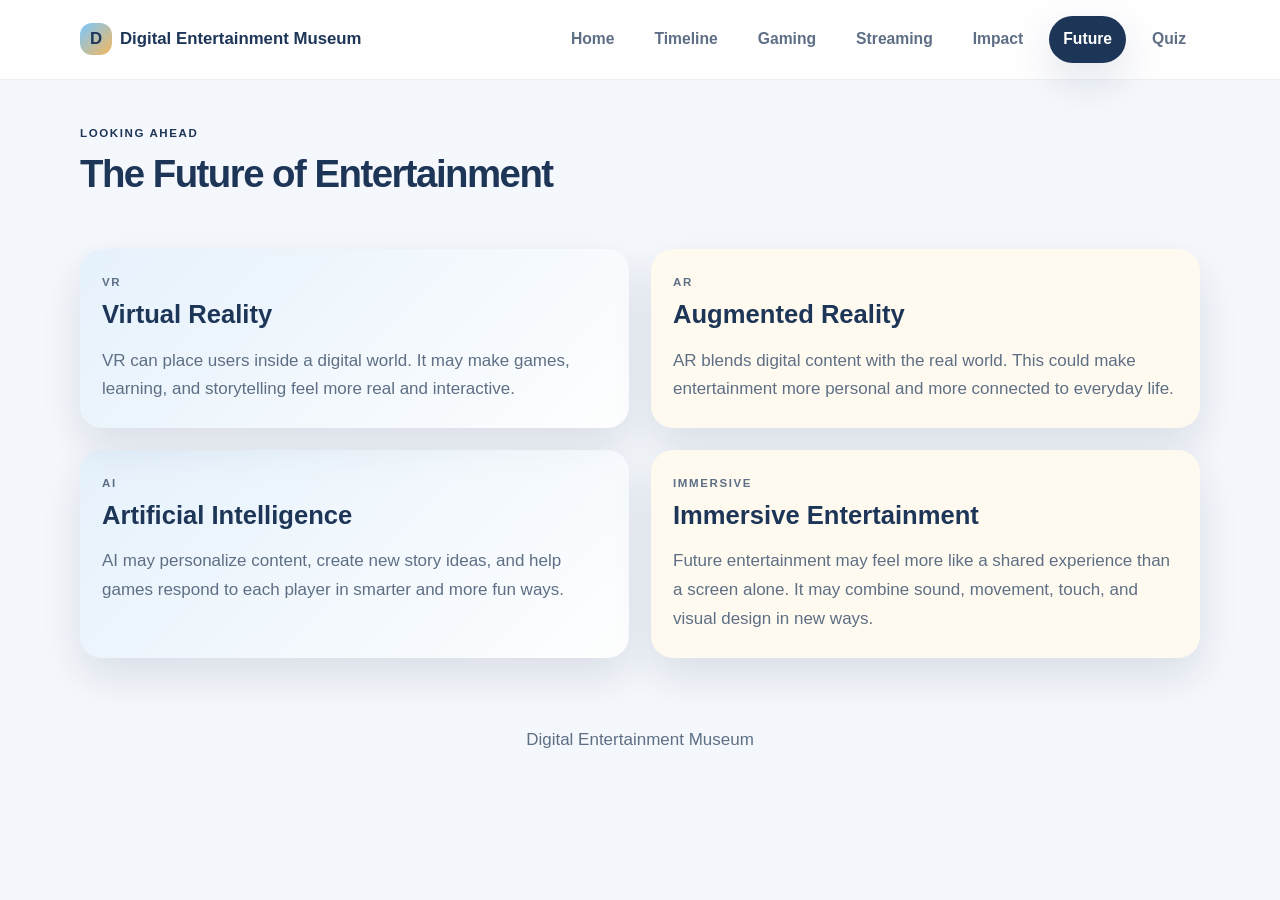
<file: myp 5 design website/future.html>
<!DOCTYPE html>
<html lang="en">
  <head>
    <meta charset="UTF-8" />
    <meta name="viewport" content="width=device-width, initial-scale=1.0" />
    <title>Future | Digital Entertainment Museum</title>
    <link rel="stylesheet" href="style.css" />
  </head>
  <body data-page="future">
    <header class="site-header">
      <div class="container nav">
        <div class="brand"><span class="brand-mark">D</span> Digital Entertainment Museum</div>
        <nav class="nav-links" aria-label="Main navigation">
          <a href="index.html">Home</a>
          <a href="timeline.html">Timeline</a>
          <a href="gaming.html">Gaming</a>
          <a href="streaming.html">Streaming</a>
          <a href="impact.html">Impact</a>
          <a href="future.html">Future</a>
          <a href="quiz.html">Quiz</a>
        </nav>
      </div>
    </header>

    <main class="container">
      <section class="page-header">
        <p class="eyebrow">Looking ahead</p>
        <h1>The Future of Entertainment</h1>
      </section>

      <section class="section">
        <div class="card-grid">
          <article class="category-card">
            <p class="eyebrow">VR</p>
            <h3>Virtual Reality</h3>
            <p>VR can place users inside a digital world. It may make games, learning, and storytelling feel more real and interactive.</p>
          </article>

          <article class="category-card">
            <p class="eyebrow">AR</p>
            <h3>Augmented Reality</h3>
            <p>AR blends digital content with the real world. This could make entertainment more personal and more connected to everyday life.</p>
          </article>

          <article class="category-card">
            <p class="eyebrow">AI</p>
            <h3>Artificial Intelligence</h3>
            <p>AI may personalize content, create new story ideas, and help games respond to each player in smarter and more fun ways.</p>
          </article>

          <article class="category-card">
            <p class="eyebrow">Immersive</p>
            <h3>Immersive Entertainment</h3>
            <p>Future entertainment may feel more like a shared experience than a screen alone. It may combine sound, movement, touch, and visual design in new ways.</p>
          </article>
        </div>
      </section>
    </main>

    <footer class="site-footer container">Digital Entertainment Museum</footer>

    <script src="script.js"></script>
  </body>
</html>
</file>
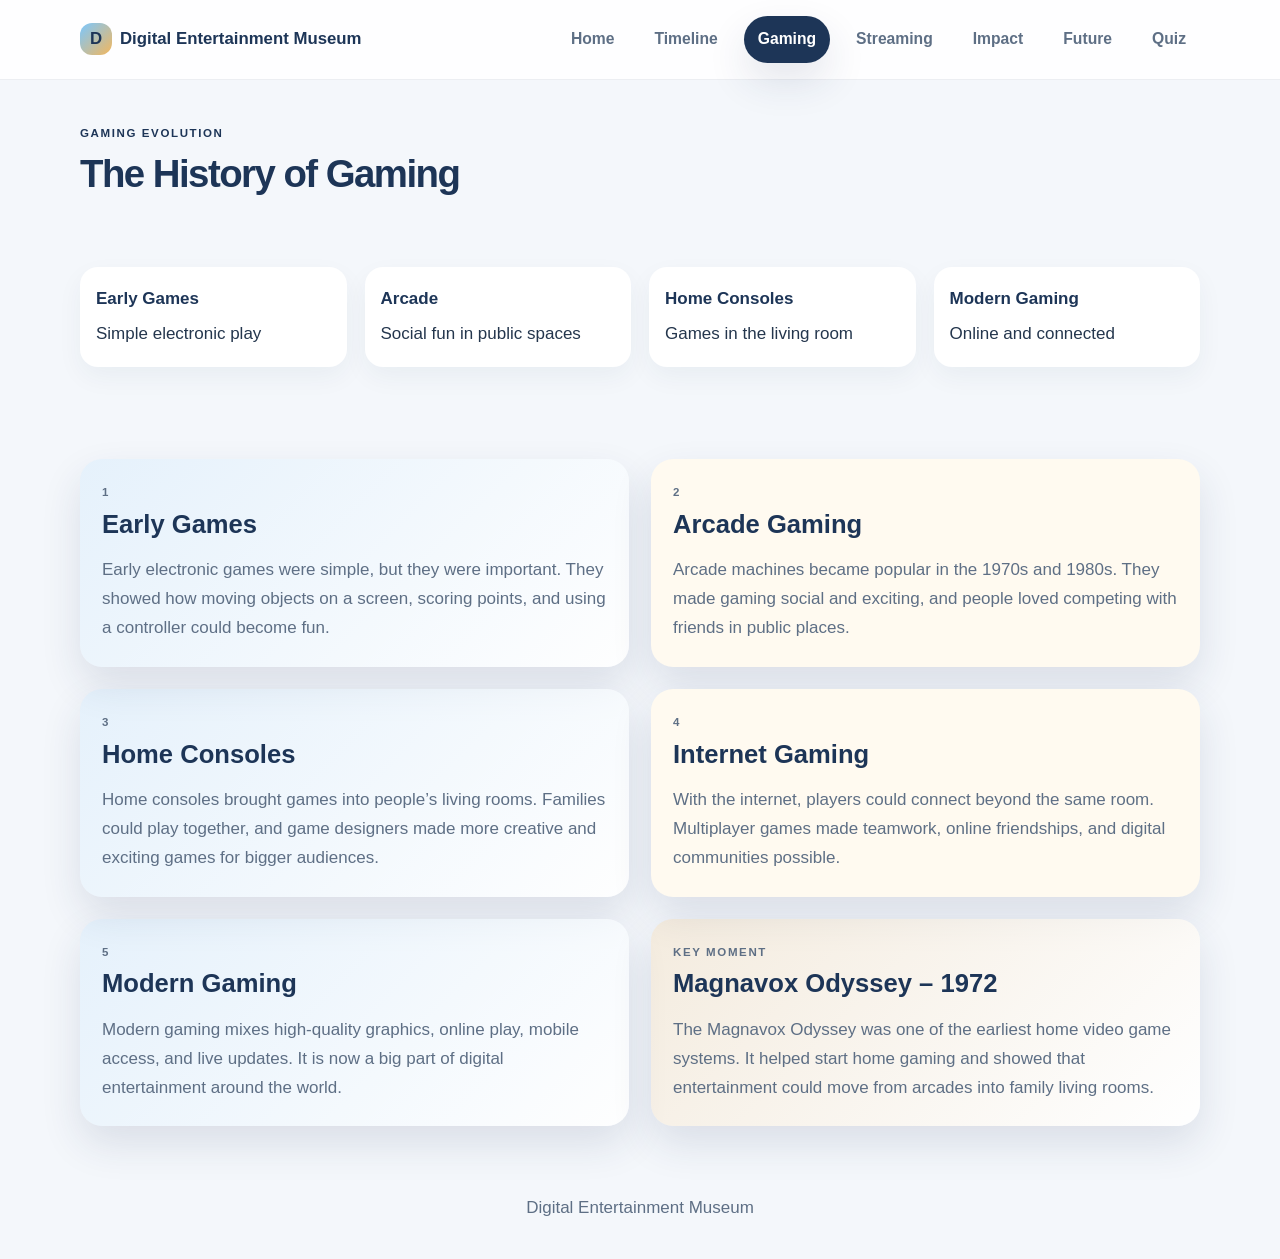
<file: myp 5 design website/gaming.html>
<!DOCTYPE html>
<html lang="en">
  <head>
    <meta charset="UTF-8" />
    <meta name="viewport" content="width=device-width, initial-scale=1.0" />
    <title>Gaming | Digital Entertainment Museum</title>
    <link rel="stylesheet" href="style.css" />
  </head>
  <body data-page="gaming">
    <header class="site-header">
      <div class="container nav">
        <div class="brand"><span class="brand-mark">D</span> Digital Entertainment Museum</div>
        <nav class="nav-links" aria-label="Main navigation">
          <a href="index.html">Home</a>
          <a href="timeline.html">Timeline</a>
          <a href="gaming.html">Gaming</a>
          <a href="streaming.html">Streaming</a>
          <a href="impact.html">Impact</a>
          <a href="future.html">Future</a>
          <a href="quiz.html">Quiz</a>
        </nav>
      </div>
    </header>

    <main class="container">
      <section class="page-header">
        <p class="eyebrow">Gaming evolution</p>
        <h1>The History of Gaming</h1>
      </section>

      <section class="section">
        <div class="feature-strip">
          <div class="feature-box"><strong>Early Games</strong><span>Simple electronic play</span></div>
          <div class="feature-box"><strong>Arcade</strong><span>Social fun in public spaces</span></div>
          <div class="feature-box"><strong>Home Consoles</strong><span>Games in the living room</span></div>
          <div class="feature-box"><strong>Modern Gaming</strong><span>Online and connected</span></div>
        </div>
      </section>

      <section class="section">
        <div class="card-grid">
          <article class="category-card">
            <p class="eyebrow">1</p>
            <h3>Early Games</h3>
            <p>Early electronic games were simple, but they were important. They showed how moving objects on a screen, scoring points, and using a controller could become fun.</p>
          </article>

          <article class="category-card">
            <p class="eyebrow">2</p>
            <h3>Arcade Gaming</h3>
            <p>Arcade machines became popular in the 1970s and 1980s. They made gaming social and exciting, and people loved competing with friends in public places.</p>
          </article>

          <article class="category-card">
            <p class="eyebrow">3</p>
            <h3>Home Consoles</h3>
            <p>Home consoles brought games into people’s living rooms. Families could play together, and game designers made more creative and exciting games for bigger audiences.</p>
          </article>

          <article class="category-card">
            <p class="eyebrow">4</p>
            <h3>Internet Gaming</h3>
            <p>With the internet, players could connect beyond the same room. Multiplayer games made teamwork, online friendships, and digital communities possible.</p>
          </article>

          <article class="category-card">
            <p class="eyebrow">5</p>
            <h3>Modern Gaming</h3>
            <p>Modern gaming mixes high-quality graphics, online play, mobile access, and live updates. It is now a big part of digital entertainment around the world.</p>
          </article>

          <article class="category-card" style="background: linear-gradient(135deg, rgba(243,183,93,0.18), rgba(255,255,255,0.95));">
            <p class="eyebrow">Key moment</p>
            <h3>Magnavox Odyssey – 1972</h3>
            <p>The Magnavox Odyssey was one of the earliest home video game systems. It helped start home gaming and showed that entertainment could move from arcades into family living rooms.</p>
          </article>
        </div>
      </section>
    </main>

    <footer class="site-footer container">Digital Entertainment Museum</footer>

    <script src="script.js"></script>
  </body>
</html>
</file>
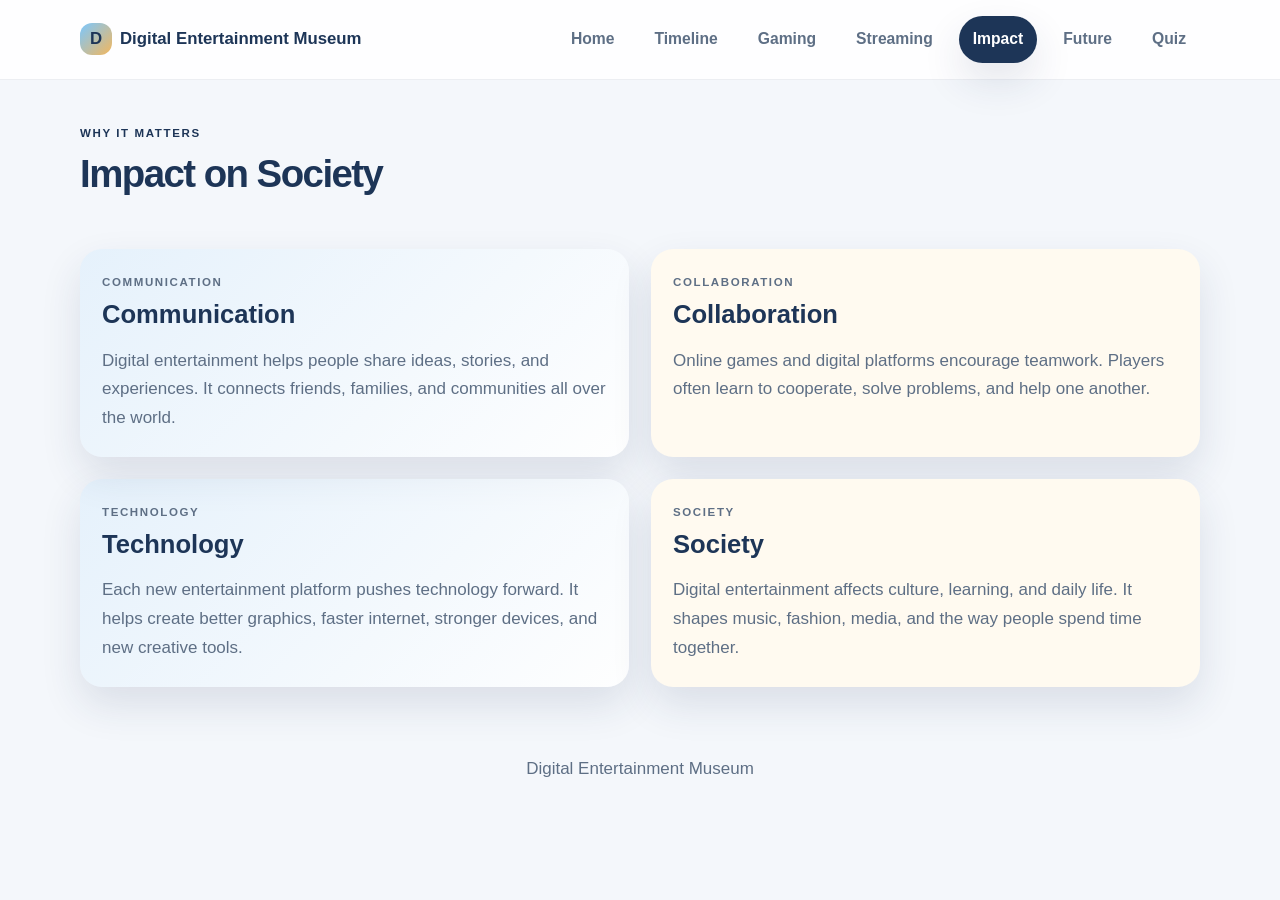
<file: myp 5 design website/impact.html>
<!DOCTYPE html>
<html lang="en">
  <head>
    <meta charset="UTF-8" />
    <meta name="viewport" content="width=device-width, initial-scale=1.0" />
    <title>Impact | Digital Entertainment Museum</title>
    <link rel="stylesheet" href="style.css" />
  </head>
  <body data-page="impact">
    <header class="site-header">
      <div class="container nav">
        <div class="brand"><span class="brand-mark">D</span> Digital Entertainment Museum</div>
        <nav class="nav-links" aria-label="Main navigation">
          <a href="index.html">Home</a>
          <a href="timeline.html">Timeline</a>
          <a href="gaming.html">Gaming</a>
          <a href="streaming.html">Streaming</a>
          <a href="impact.html">Impact</a>
          <a href="future.html">Future</a>
          <a href="quiz.html">Quiz</a>
        </nav>
      </div>
    </header>

    <main class="container">
      <section class="page-header">
        <p class="eyebrow">Why it matters</p>
        <h1>Impact on Society</h1>
      </section>

      <section class="section">
        <div class="card-grid">
          <article class="category-card">
            <p class="eyebrow">Communication</p>
            <h3>Communication</h3>
            <p>Digital entertainment helps people share ideas, stories, and experiences. It connects friends, families, and communities all over the world.</p>
          </article>

          <article class="category-card">
            <p class="eyebrow">Collaboration</p>
            <h3>Collaboration</h3>
            <p>Online games and digital platforms encourage teamwork. Players often learn to cooperate, solve problems, and help one another.</p>
          </article>

          <article class="category-card">
            <p class="eyebrow">Technology</p>
            <h3>Technology</h3>
            <p>Each new entertainment platform pushes technology forward. It helps create better graphics, faster internet, stronger devices, and new creative tools.</p>
          </article>

          <article class="category-card">
            <p class="eyebrow">Society</p>
            <h3>Society</h3>
            <p>Digital entertainment affects culture, learning, and daily life. It shapes music, fashion, media, and the way people spend time together.</p>
          </article>
        </div>
      </section>
    </main>

    <footer class="site-footer container">Digital Entertainment Museum</footer>

    <script src="script.js"></script>
  </body>
</html>
</file>
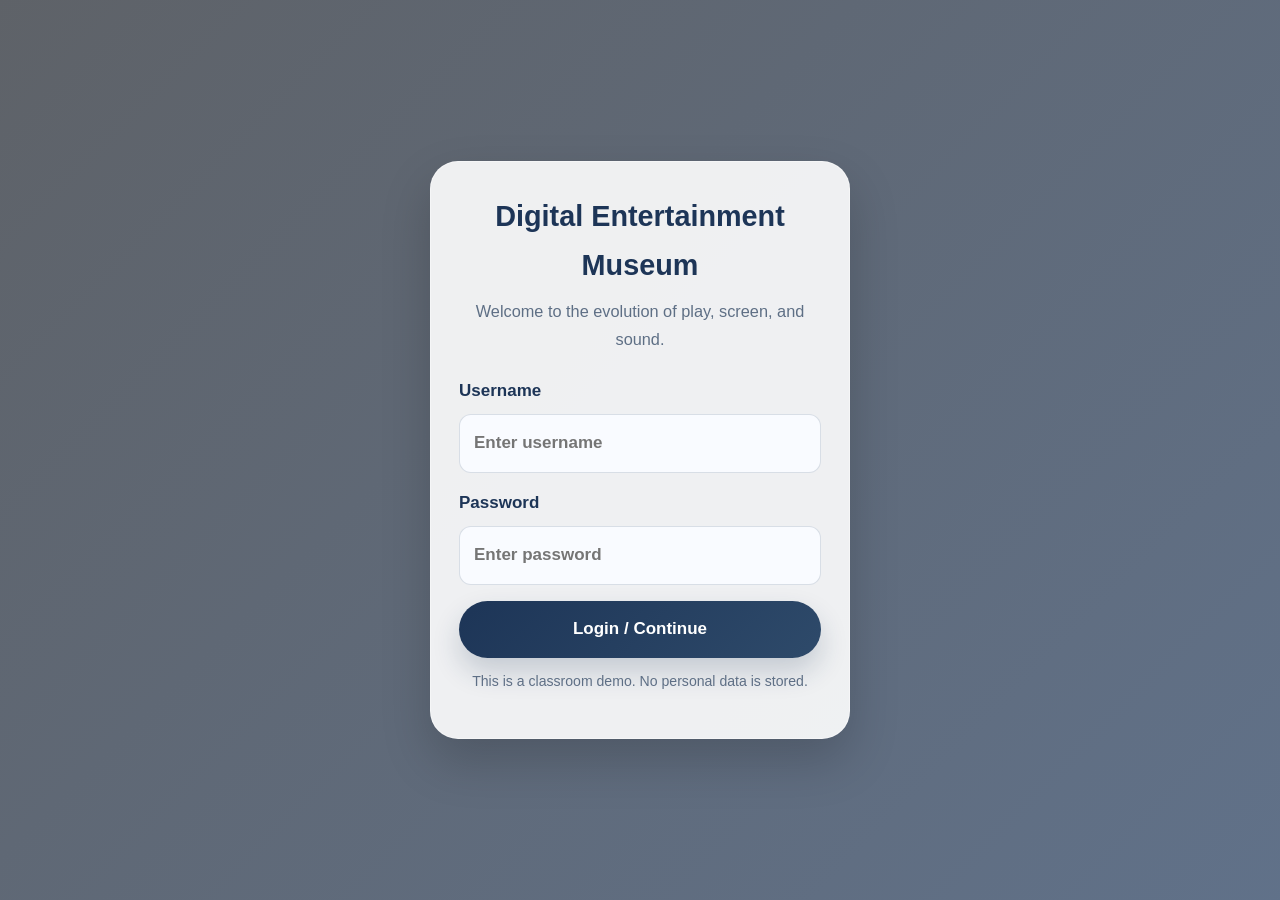
<file: myp 5 design website/login.html>
<!DOCTYPE html>
<html lang="en">
  <head>
    <meta charset="UTF-8" />
    <meta name="viewport" content="width=device-width, initial-scale=1.0" />
    <title>Digital Entertainment Museum</title>
    <link rel="stylesheet" href="style.css" />
  </head>
  <body class="login-body">
    <main class="login-shell">
      <section class="login-card" aria-label="Login form">
        <div class="login-brand">Digital Entertainment Museum</div>
        <p class="login-subtitle">Welcome to the evolution of play, screen, and sound.</p>

        <form class="login-form" action="index.html" method="get">
          <label class="label-block" for="username">
            Username
            <input class="input-field" type="text" id="username" name="username" placeholder="Enter username" />
          </label>

          <label class="label-block" for="password">
            Password
            <input class="input-field" type="password" id="password" name="password" placeholder="Enter password" />
          </label>

          <button type="submit" class="submit-btn">Login / Continue</button>
        </form>

        <p class="login-note">This is a classroom demo. No personal data is stored.</p>
      </section>
    </main>

    <script src="script.js"></script>
  </body>
</html>
</file>
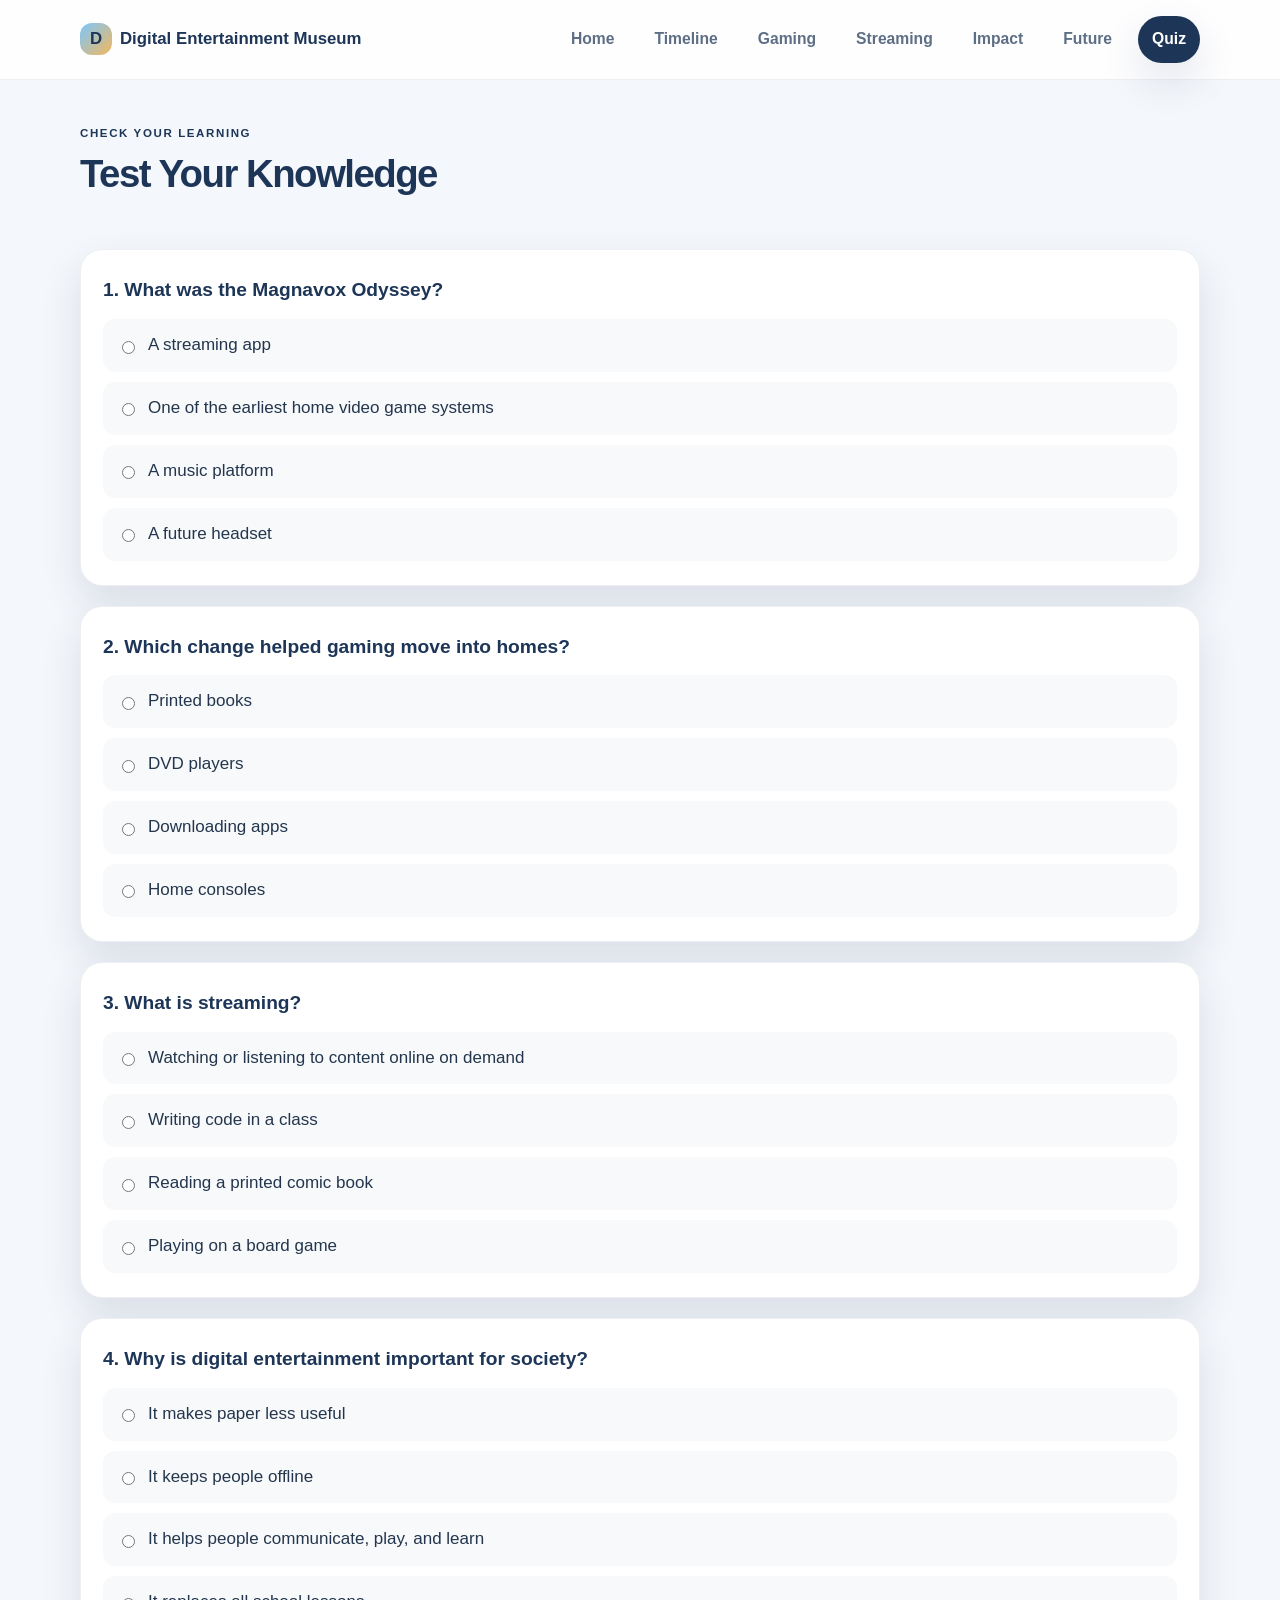
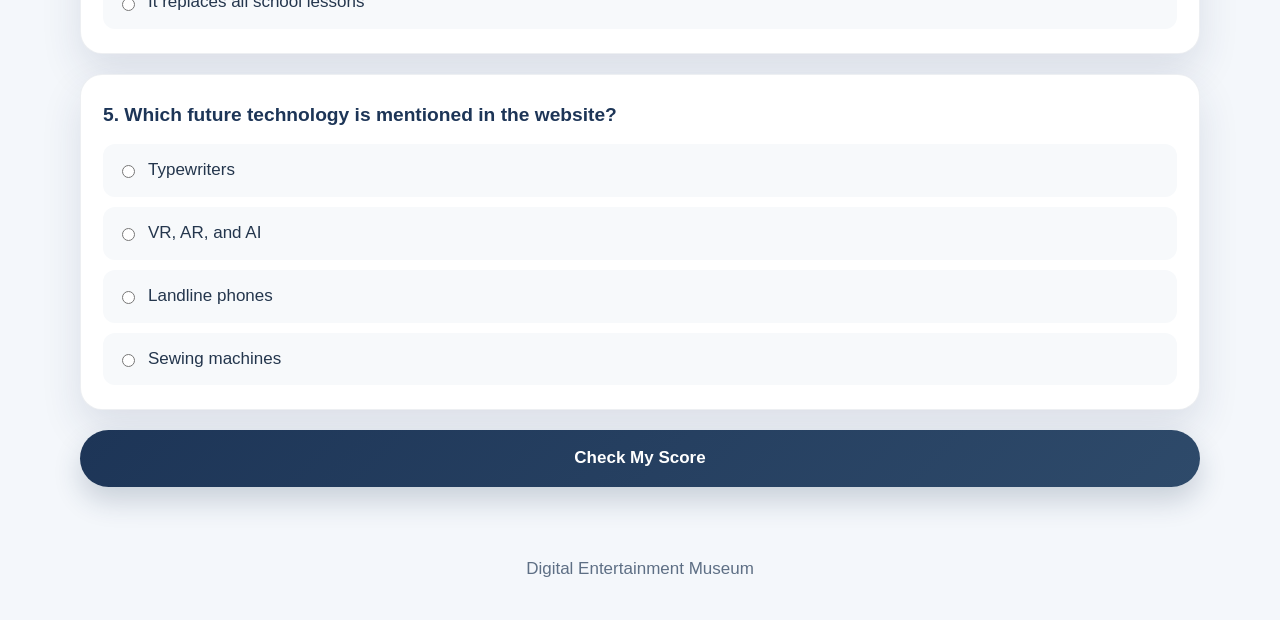
<file: myp 5 design website/quiz.html>
<!DOCTYPE html>
<html lang="en">
  <head>
    <meta charset="UTF-8" />
    <meta name="viewport" content="width=device-width, initial-scale=1.0" />
    <title>Quiz | Digital Entertainment Museum</title>
    <link rel="stylesheet" href="style.css" />
  </head>
  <body data-page="quiz">
    <header class="site-header">
      <div class="container nav">
        <div class="brand"><span class="brand-mark">D</span> Digital Entertainment Museum</div>
        <nav class="nav-links" aria-label="Main navigation">
          <a href="index.html">Home</a>
          <a href="timeline.html">Timeline</a>
          <a href="gaming.html">Gaming</a>
          <a href="streaming.html">Streaming</a>
          <a href="impact.html">Impact</a>
          <a href="future.html">Future</a>
          <a href="quiz.html">Quiz</a>
        </nav>
      </div>
    </header>

    <main class="container">
      <section class="page-header">
        <p class="eyebrow">Check your learning</p>
        <h1>Test Your Knowledge</h1>
      </section>

      <section class="section">
        <form id="quiz-form" class="quiz-shell">
          <div class="quiz-item">
            <h3>1. What was the Magnavox Odyssey?</h3>
            <div class="answer-row">
              <label><input type="radio" name="q1" value="a" /> A streaming app</label>
              <label><input type="radio" name="q1" value="b" /> One of the earliest home video game systems</label>
              <label><input type="radio" name="q1" value="c" /> A music platform</label>
              <label><input type="radio" name="q1" value="d" /> A future headset</label>
            </div>
          </div>

          <div class="quiz-item">
            <h3>2. Which change helped gaming move into homes?</h3>
            <div class="answer-row">
              <label><input type="radio" name="q2" value="a" /> Printed books</label>
              <label><input type="radio" name="q2" value="b" /> DVD players</label>
              <label><input type="radio" name="q2" value="c" /> Downloading apps</label>
              <label><input type="radio" name="q2" value="d" /> Home consoles</label>
            </div>
          </div>

          <div class="quiz-item">
            <h3>3. What is streaming?</h3>
            <div class="answer-row">
              <label><input type="radio" name="q3" value="a" /> Watching or listening to content online on demand</label>
              <label><input type="radio" name="q3" value="b" /> Writing code in a class</label>
              <label><input type="radio" name="q3" value="c" /> Reading a printed comic book</label>
              <label><input type="radio" name="q3" value="d" /> Playing on a board game</label>
            </div>
          </div>

          <div class="quiz-item">
            <h3>4. Why is digital entertainment important for society?</h3>
            <div class="answer-row">
              <label><input type="radio" name="q4" value="a" /> It makes paper less useful</label>
              <label><input type="radio" name="q4" value="b" /> It keeps people offline</label>
              <label><input type="radio" name="q4" value="c" /> It helps people communicate, play, and learn</label>
              <label><input type="radio" name="q4" value="d" /> It replaces all school lessons</label>
            </div>
          </div>

          <div class="quiz-item">
            <h3>5. Which future technology is mentioned in the website?</h3>
            <div class="answer-row">
              <label><input type="radio" name="q5" value="a" /> Typewriters</label>
              <label><input type="radio" name="q5" value="b" /> VR, AR, and AI</label>
              <label><input type="radio" name="q5" value="c" /> Landline phones</label>
              <label><input type="radio" name="q5" value="d" /> Sewing machines</label>
            </div>
          </div>

          <button type="submit" class="submit-btn">Check My Score</button>
          <div id="quiz-result" class="quiz-result" aria-live="polite">Your Score: 0/5</div>
        </form>
      </section>
    </main>

    <footer class="site-footer container">Digital Entertainment Museum</footer>

    <script src="script.js"></script>
  </body>
</html>
</file>
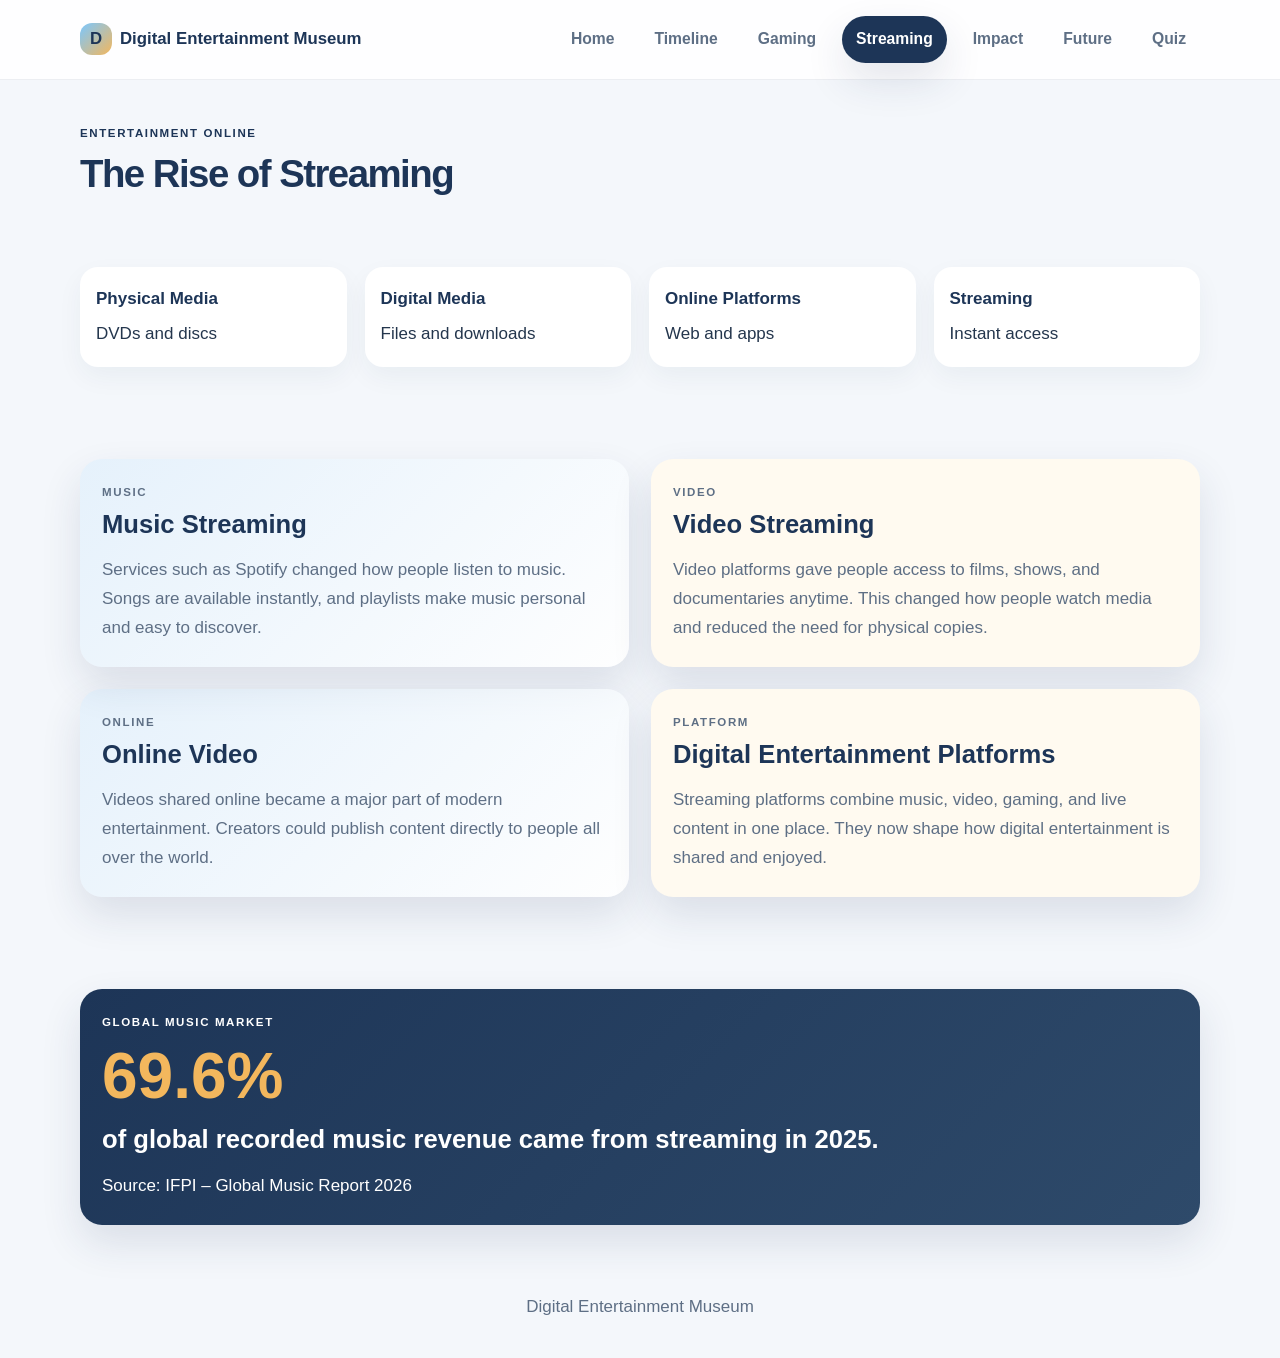
<file: myp 5 design website/streaming.html>
<!DOCTYPE html>
<html lang="en">
  <head>
    <meta charset="UTF-8" />
    <meta name="viewport" content="width=device-width, initial-scale=1.0" />
    <title>Streaming | Digital Entertainment Museum</title>
    <link rel="stylesheet" href="style.css" />
  </head>
  <body data-page="streaming">
    <header class="site-header">
      <div class="container nav">
        <div class="brand"><span class="brand-mark">D</span> Digital Entertainment Museum</div>
        <nav class="nav-links" aria-label="Main navigation">
          <a href="index.html">Home</a>
          <a href="timeline.html">Timeline</a>
          <a href="gaming.html">Gaming</a>
          <a href="streaming.html">Streaming</a>
          <a href="impact.html">Impact</a>
          <a href="future.html">Future</a>
          <a href="quiz.html">Quiz</a>
        </nav>
      </div>
    </header>

    <main class="container">
      <section class="page-header">
        <p class="eyebrow">Entertainment online</p>
        <h1>The Rise of Streaming</h1>
      </section>

      <section class="section">
        <div class="feature-strip">
          <div class="feature-box"><strong>Physical Media</strong><span>DVDs and discs</span></div>
          <div class="feature-box"><strong>Digital Media</strong><span>Files and downloads</span></div>
          <div class="feature-box"><strong>Online Platforms</strong><span>Web and apps</span></div>
          <div class="feature-box"><strong>Streaming</strong><span>Instant access</span></div>
        </div>
      </section>

      <section class="section">
        <div class="card-grid">
          <article class="category-card">
            <p class="eyebrow">Music</p>
            <h3>Music Streaming</h3>
            <p>Services such as Spotify changed how people listen to music. Songs are available instantly, and playlists make music personal and easy to discover.</p>
          </article>

          <article class="category-card">
            <p class="eyebrow">Video</p>
            <h3>Video Streaming</h3>
            <p>Video platforms gave people access to films, shows, and documentaries anytime. This changed how people watch media and reduced the need for physical copies.</p>
          </article>

          <article class="category-card">
            <p class="eyebrow">Online</p>
            <h3>Online Video</h3>
            <p>Videos shared online became a major part of modern entertainment. Creators could publish content directly to people all over the world.</p>
          </article>

          <article class="category-card">
            <p class="eyebrow">Platform</p>
            <h3>Digital Entertainment Platforms</h3>
            <p>Streaming platforms combine music, video, gaming, and live content in one place. They now shape how digital entertainment is shared and enjoyed.</p>
          </article>
        </div>
      </section>

      <section class="section">
        <div class="stat-block">
          <p class="eyebrow">Global music market</p>
          <div class="stat-number">69.6%</div>
          <h3>of global recorded music revenue came from streaming in 2025.</h3>
          <p>Source: IFPI – Global Music Report 2026</p>
        </div>
      </section>
    </main>

    <footer class="site-footer container">Digital Entertainment Museum</footer>

    <script src="script.js"></script>
  </body>
</html>
</file>
<file: myp 5 design website/style.css>
:root {
  --bg: #f4f7fb;
  --panel: #ffffff;
  --panel-alt: #edf5ff;
  --navy: #1d3557;
  --navy-2: #2e4a6a;
  --blue: #7bc7ff;
  --blue-soft: #dfeeff;
  --gold: #f3b75d;
  --text: #24364d;
  --muted: #5e6f85;
  --shadow: 0 18px 40px rgba(29, 53, 87, 0.12);
  --radius: 22px;
}

* {
  box-sizing: border-box;
}

html {
  scroll-behavior: smooth;
}

body {
  margin: 0;
  background: var(--bg);
  color: var(--text);
  font-family: Arial, Helvetica, sans-serif;
  font-size: 17px;
  line-height: 1.7;
}

img {
  max-width: 100%;
  display: block;
  border-radius: 18px;
}

img.hero-image,
img.museum-img,
img.cover-art {
  object-fit: cover;
}

a {
  color: inherit;
  text-decoration: none;
}

button,
input {
  font: inherit;
}

.container {
  width: min(1120px, calc(100% - 32px));
  margin: 0 auto;
}

.eyebrow {
  margin: 0 0 10px;
  text-transform: uppercase;
  letter-spacing: 0.14em;
  font-weight: 700;
  color: var(--navy);
  font-size: 0.72rem;
}

.site-header {
  position: sticky;
  top: 0;
  z-index: 20;
  background: rgba(255, 255, 255, 0.85);
  backdrop-filter: blur(8px);
  border-bottom: 1px solid rgba(29, 53, 87, 0.08);
}

.nav {
  display: flex;
  justify-content: space-between;
  align-items: center;
  gap: 20px;
  padding: 16px 0;
}

.brand {
  display: inline-flex;
  align-items: center;
  gap: 8px;
  font-weight: 800;
  color: var(--navy);
  font-size: 1.05rem;
}

.brand-mark {
  width: 32px;
  height: 32px;
  border-radius: 12px;
  display: grid;
  place-items: center;
  background: linear-gradient(135deg, var(--blue), var(--gold));
  color: var(--navy);
  font-weight: 900;
}

.nav-links {
  display: flex;
  align-items: center;
  justify-content: flex-end;
  flex-wrap: wrap;
  gap: 12px;
}

.nav-links a {
  padding: 10px 14px;
  border-radius: 999px;
  color: var(--muted);
  font-weight: 700;
  font-size: 0.98rem;
  transition: 0.25s ease;
}

.nav-links a:hover,
.nav-links a.active {
  background: var(--navy);
  color: #fff;
  box-shadow: var(--shadow);
}

.page-hero {
  padding: 54px 0 28px;
}

.hero-content {
  display: grid;
  grid-template-columns: 1.1fr 1fr;
  align-items: center;
  gap: 36px;
}

.hero-copy h1,
.section-heading h2,
.page-header h1 {
  margin: 0;
  color: var(--navy);
  line-height: 1.1;
  letter-spacing: -0.04em;
}

.hero-copy h1 {
  font-size: clamp(2.4rem, 4vw, 4rem);
  max-width: 600px;
}

.hero-copy p {
  margin: 16px 0 0;
  max-width: 600px;
  color: var(--muted);
  font-size: 1.14rem;
}

.hero-actions {
  margin-top: 28px;
  display: flex;
  flex-wrap: wrap;
  gap: 16px;
}

.primary-btn,
.secondary-btn,
.link-btn,
.submit-btn {
  display: inline-flex;
  align-items: center;
  justify-content: center;
  border: none;
  border-radius: 999px;
  padding: 14px 22px;
  font-weight: 800;
  cursor: pointer;
  transition: transform 0.2s ease, box-shadow 0.2s ease;
}

.primary-btn,
.submit-btn {
  background: linear-gradient(135deg, var(--navy), var(--navy-2));
  color: #fff;
  box-shadow: 0 14px 28px rgba(29, 53, 87, 0.2);
}

.secondary-btn,
.link-btn {
  background: var(--blue-soft);
  color: var(--navy);
}

.primary-btn:hover,
.secondary-btn:hover,
.link-btn:hover,
.submit-btn:hover {
  transform: translateY(-2px);
}

.hero-visual {
  position: relative;
}

.hero-visual::before {
  content: "";
  position: absolute;
  inset: -18px 10px 18px -10px;
  background: linear-gradient(135deg, rgba(123, 199, 255, 0.24), rgba(243, 183, 93, 0.18));
  border-radius: 30px;
  z-index: 0;
}

.hero-visual img {
  position: relative;
  z-index: 1;
  width: 100%;
  height: 520px;
  border-radius: 30px;
  box-shadow: var(--shadow);
}

.section {
  padding: 32px 0 60px;
}

.section.alt {
  background: linear-gradient(180deg, rgba(223, 238, 255, 0.35), rgba(255, 255, 255, 0));
}

.section-heading {
  margin-bottom: 24px;
}

.section-heading h2 {
  font-size: clamp(2rem, 3vw, 2.8rem);
}

.home-timeline-shell {
  display: grid;
  grid-template-columns: minmax(200px, 0.9fr) minmax(280px, 1.1fr);
  gap: 22px;
  align-items: stretch;
}

.home-timeline-list {
  display: grid;
  gap: 12px;
}

.home-timeline-item {
  width: 100%;
  border: 1px solid rgba(29, 53, 87, 0.08);
  background: var(--panel);
  border-radius: 16px;
  padding: 16px 18px;
  text-align: left;
  color: var(--navy);
  font-weight: 800;
  cursor: pointer;
  transition: 0.2s ease;
  box-shadow: 0 12px 28px rgba(29, 53, 87, 0.05);
}

.home-timeline-item.active {
  background: linear-gradient(135deg, rgba(123, 199, 255, 0.16), rgba(255, 255, 255, 0.9));
  border-color: rgba(123, 199, 255, 0.7);
}

.home-timeline-preview {
  background: var(--panel);
  border-radius: var(--radius);
  overflow: hidden;
  box-shadow: var(--shadow);
}

.home-timeline-preview img {
  width: 100%;
  height: 280px;
  border-radius: 0;
  object-fit: cover;
}

.home-preview-copy {
  padding: 22px 20px 24px;
}

.home-preview-copy h3 {
  margin: 0 0 10px;
  color: var(--navy);
  font-size: clamp(1.45rem, 2vw, 2rem);
}

.home-preview-copy p:last-child {
  margin: 0;
  color: var(--muted);
}

.museum-info {
  display: grid;
  grid-template-columns: 1.15fr 0.85fr;
  align-items: center;
  gap: 24px;
  background: var(--panel);
  border-radius: var(--radius);
  padding: 28px;
  box-shadow: var(--shadow);
}

.museum-info h3,
.category-card h3,
.stat-block h3,
.timeline-detail h3,
.faq-card h3 {
  margin: 0 0 10px;
  color: var(--navy);
  font-size: clamp(1.5rem, 2vw, 2rem);
}

.museum-info p,
.category-card p,
.stat-block p,
.timeline-detail p,
.faq-card p,
.quiz-item p,
.page-copy {
  margin: 0;
  color: var(--muted);
}

.museum-img {
  width: 100%;
  height: 320px;
  box-shadow: var(--shadow);
}

.page-header {
  padding: 44px 0 22px;
}

.page-header h1 {
  font-size: clamp(2.2rem, 3vw, 3.2rem);
}

.timeline-shell {
  display: grid;
  grid-template-columns: minmax(0, 1.1fr) minmax(280px, 0.9fr);
  gap: 24px;
  align-items: start;
}

.timeline-list {
  display: grid;
  gap: 14px;
}

.timeline-item {
  width: 100%;
  text-align: left;
  border: 1px solid rgba(29, 53, 87, 0.08);
  background: var(--panel);
  border-radius: 18px;
  padding: 18px 20px;
  display: flex;
  justify-content: space-between;
  align-items: center;
  gap: 12px;
  cursor: pointer;
  transition: all 0.2s ease;
  box-shadow: 0 10px 28px rgba(29, 53, 87, 0.04);
}

.timeline-item.active {
  border-color: rgba(123, 199, 255, 0.9);
  background: linear-gradient(135deg, rgba(123, 199, 255, 0.13), rgba(255, 255, 255, 0.86));
}

.timeline-item strong {
  display: block;
  color: var(--navy);
  font-size: 1.12rem;
}

.timeline-item span {
  color: var(--muted);
  font-size: 0.96rem;
}

.timeline-item .tag {
  background: var(--blue-soft);
  border-radius: 999px;
  padding: 8px 10px;
  color: var(--navy);
  font-size: 0.8rem;
  font-weight: 700;
}

.timeline-detail {
  background: var(--panel);
  border-radius: var(--radius);
  overflow: hidden;
  box-shadow: var(--shadow);
}

.timeline-detail img {
  width: 100%;
  height: 240px;
  border-radius: 0;
}

.timeline-detail-content {
  padding: 22px 20px 24px;
}

.timeline-detail p {
  margin-top: 10px;
}

.card-grid {
  display: grid;
  grid-template-columns: repeat(2, minmax(250px, 1fr));
  gap: 22px;
}

.category-card,
.faq-card,
.quiz-item,
.stat-block,
.info-card {
  background: var(--panel);
  border-radius: var(--radius);
  box-shadow: var(--shadow);
  padding: 24px 22px;
}

.category-card:nth-child(odd) {
  background: linear-gradient(135deg, rgba(123, 199, 255, 0.12), rgba(255, 255, 255, 0.9));
}

.category-card:nth-child(even) {
  background: #fffaf0;
}

.feature-strip {
  display: grid;
  grid-template-columns: repeat(4, minmax(180px, 1fr));
  gap: 18px;
  margin-top: 18px;
}

.feature-box {
  background: var(--panel);
  border-radius: 18px;
  padding: 18px 16px;
  box-shadow: 0 10px 26px rgba(29, 53, 87, 0.05);
}

.feature-box strong {
  display: block;
  color: var(--navy);
  margin-bottom: 6px;
}

.stat-block {
  background: linear-gradient(135deg, var(--navy), var(--navy-2));
  color: #fff;
}

.stat-block h3,
.stat-block p,
.stat-block span {
  color: #fff;
}

.stat-number {
  font-size: clamp(2.2rem, 5vw, 4.2rem);
  line-height: 1;
  font-weight: 900;
  color: var(--gold);
  margin: 12px 0 10px;
}

.logo-row {
  display: flex;
  flex-wrap: wrap;
  gap: 12px;
  margin-top: 18px;
}

.logo-pill {
  background: var(--blue-soft);
  border-radius: 999px;
  padding: 10px 14px;
  color: var(--navy);
  font-weight: 700;
}

.quiz-shell {
  display: grid;
  gap: 20px;
}

.quiz-item {
  border: 1px solid rgba(29, 53, 87, 0.08);
}

.quiz-item h3 {
  margin: 0 0 12px;
  color: var(--navy);
  font-size: 1.2rem;
}

.answer-row {
  display: grid;
  gap: 10px;
  margin-top: 12px;
}

.answer-row label {
  display: flex;
  align-items: center;
  gap: 10px;
  padding: 12px 14px;
  border-radius: 12px;
  background: #f7f9fb;
  color: var(--text);
  cursor: pointer;
}

.answer-row input {
  accent-color: var(--navy);
}

.quiz-result {
  display: none;
  margin-top: 10px;
  font-weight: 800;
  color: var(--navy);
  background: #ecfdf5;
  border: 1px solid rgba(34, 197, 94, 0.3);
  padding: 16px 18px;
  border-radius: 14px;
}

.quiz-result.show {
  display: block;
}

.login-body {
  min-height: 100vh;
  background: linear-gradient(135deg, rgba(8, 14, 23, 0.65), rgba(29, 53, 87, 0.7)),
    url('https://images.unsplash.com/photo-1511512578047-dfb367046420?auto=format&fit=crop&w=1400&q=80') center/cover no-repeat;
}

.login-shell {
  min-height: 100vh;
  display: grid;
  place-items: center;
  padding: 32px 18px;
}

.login-card {
  width: min(100%, 420px);
  background: rgba(255, 255, 255, 0.9);
  border: 1px solid rgba(255, 255, 255, 0.4);
  border-radius: 28px;
  padding: 30px 28px;
  box-shadow: 0 22px 50px rgba(0, 0, 0, 0.18);
}

.login-brand {
  font-size: 1.8rem;
  text-align: center;
  color: var(--navy);
  margin-bottom: 8px;
  font-weight: 900;
}

.login-subtitle {
  text-align: center;
  color: var(--muted);
  margin: 0 0 24px;
  font-size: 1.02rem;
}

.login-form {
  display: grid;
  gap: 16px;
}

.label-block {
  display: grid;
  gap: 8px;
  font-weight: 700;
  color: var(--navy);
}

.input-field {
  width: 100%;
  border: 1px solid rgba(29, 53, 87, 0.15);
  background: #f9fbff;
  padding: 14px 14px;
  border-radius: 12px;
  outline: none;
}

.input-field:focus {
  border-color: rgba(123, 199, 255, 1);
  box-shadow: 0 0 0 4px rgba(123, 199, 255, 0.2);
}

.login-note {
  margin-top: 12px;
  text-align: center;
  color: var(--muted);
  font-size: 0.88rem;
}

.site-footer {
  padding: 8px 0 36px;
  color: var(--muted);
  text-align: center;
}

@media (max-width: 900px) {
  .hero-content,
  .timeline-shell,
  .museum-info,
  .home-timeline-shell {
    grid-template-columns: 1fr;
  }

  .feature-strip {
    grid-template-columns: repeat(2, minmax(180px, 1fr));
  }
}

@media (max-width: 600px) {
  .nav {
    flex-direction: column;
    align-items: flex-start;
  }

  .nav-links {
    justify-content: flex-start;
  }

  .stage-grid,
  .card-grid,
  .feature-strip {
    grid-template-columns: 1fr;
  }

  .hero-copy h1 {
    font-size: 2.35rem;
  }

  .timeline-item {
    align-items: flex-start;
    flex-direction: column;
  }
}
</file>
